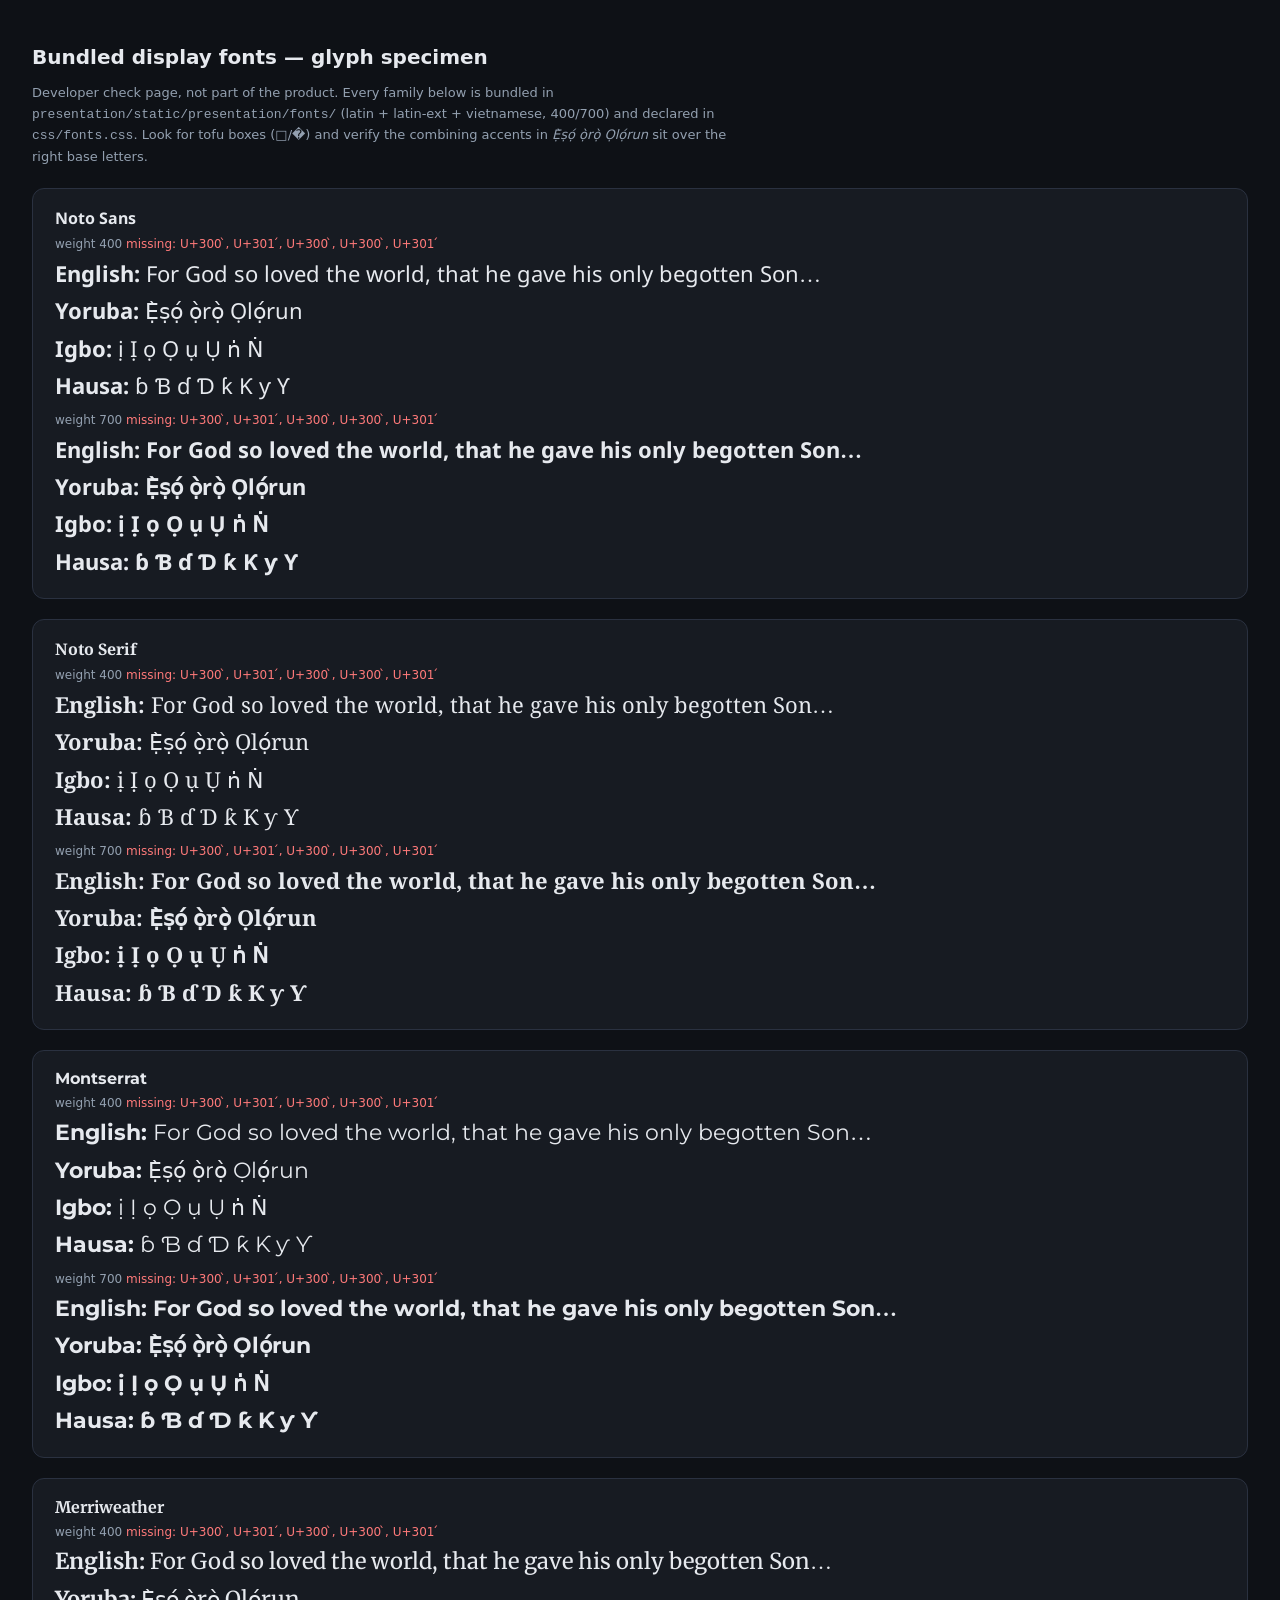
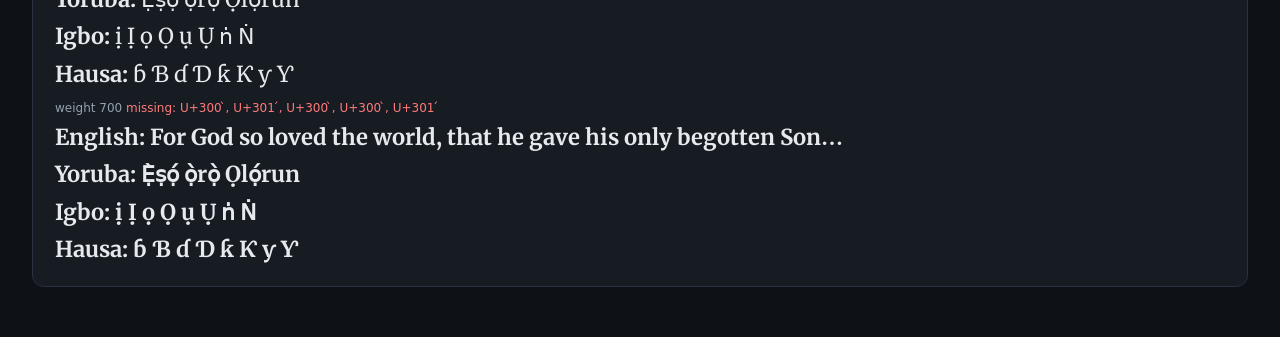
<file: scripts/font-specimen.html>
<!doctype html>
<html lang="en">
<head>
<meta charset="utf-8">
<meta name="viewport" content="width=device-width, initial-scale=1">
<title>Proclaim — bundled font specimen</title>
<style>
  body { font-family: system-ui, sans-serif; background: #0e1116; color: #e6e9ee; margin: 0; padding: 32px; }
  h1 { font-size: 20px; }
  .note { color: #93a0b0; font-size: 13px; max-width: 720px; line-height: 1.6; }
  .fam { background: #171b22; border: 1px solid #2a3140; border-radius: 12px; margin: 20px 0; padding: 18px 22px; }
  .fam h2 { font-size: 16px; margin: 0 0 4px; }
  .row { margin: 14px 0; }
  .w { display: block; font-size: 12px; color: #93a0b0; margin: 8px 0 4px; }
  .smp { font-size: 22px; line-height: 1.7; margin: 0; }
  .bad { color: #ff7a7a; }
</style>
</head>
<body>
<h1>Bundled display fonts — glyph specimen</h1>
<p class="note">
  Developer check page, not part of the product. Every family below is bundled in
  <code>presentation/static/presentation/fonts/</code> (latin + latin-ext + vietnamese, 400/700)
  and declared in <code>css/fonts.css</code>. Look for tofu boxes (□/�) and verify the
  combining accents in <em>Ẹ̀ṣọ́ ọ̀rọ̀ Ọlọ́run</em> sit over the right base letters.
</p>
<div id="out"></div>
<script>
  var FAMILIES = [
    { name: "Noto Sans",      files: "noto-sans" },
    { name: "Noto Serif",     files: "noto-serif" },
    { name: "Montserrat",     files: "montserrat" },
    { name: "Merriweather",   files: "merriweather" }
  ];
  var SUBSETS = { latin: "U+0000-00FF", "latin-ext": "U+0100-02BA", vietnamese: "U+1EA0-1EF9" };
  var BASE = "../presentation/static/presentation/fonts/";
  var ROWS = [
    ["English", "For God so loved the world, that he gave his only begotten Son…"],
    ["Yoruba",  "Ẹ̀ṣọ́ ọ̀rọ̀ Ọlọ́run"],
    ["Igbo",    "ị Ị ọ Ọ ụ Ụ ṅ Ṅ"],
    ["Hausa",   "ɓ Ɓ ɗ Ɗ ƙ Ƙ ƴ Ƴ"]
  ];

  var style = document.createElement("style");
  FAMILIES.forEach(function (fam) {
    [400, 700].forEach(function (w) {
      Object.keys(SUBSETS).forEach(function (s) {
        style.textContent +=
          "@font-face{font-family:'" + fam.name + "';font-style:normal;font-weight:" + w +
          ";src:url('" + BASE + fam.files + "-" + s + "-" + w + ".woff2') format('woff2');" +
          "unicode-range:" + SUBSETS[s] + ";}\n";
      });
    });
  });
  document.head.appendChild(style);

  var out = document.getElementById("out");
  var html = "";
  FAMILIES.forEach(function (fam) {
    html += '<div class="fam"><h2 style="font-family:\'' + fam.name + '\'">' + fam.name + '</h2>';
    [400, 700].forEach(function (w) {
      html += '<div class="w">weight ' + w + ' <span class="bad" data-miss="' + fam.name + "|" + w + '"></span></div>';
      ROWS.forEach(function (r) {
        html += '<p class="smp" style="font-family:\'' + fam.name + '\';font-weight:' + w + '">' +
                '<strong>' + r[0] + ':</strong> ' + r[1] + '</p>';
      });
    });
    html += "</div>";
  });
  out.innerHTML = html;

  // Best-effort: report any character the family cannot render (fallback font will show it).
  function missChars(txt, famName) {
    var m = [], i, ch;
    var canvas = document.createElement("canvas");
    var ctx = canvas.getContext("2d");
    for (i = 0; i < txt.length; i++) {
      ch = txt[i];
      if (ch === " ") continue;
      ctx.font = "20px monospace";
      var wMono = ctx.measureText(ch).width;
      ctx.font = "20px '" + famName + "'";
      var wCustom = ctx.measureText(ch).width;
      if (wCustom === wMono) m.push("U+" + ch.codePointAt(0).toString(16).toUpperCase() + " " + ch);
    }
    return m;
  }
  FAMILIES.forEach(function (fam) {
    [400, 700].forEach(function (w) {
      var all = ROWS.map(function (r) { return r[1]; }).join(" ");
      var miss = missChars(all, fam.name);
      var el = document.querySelector('[data-miss="' + fam.name + "|" + w + '"]');
      el.textContent = miss.length ? "missing: " + miss.join(", ") : "all specimen glyphs present";
      el.className = miss.length ? "bad" : "";
    });
  });
</script>
</body>
</html>
</file>
